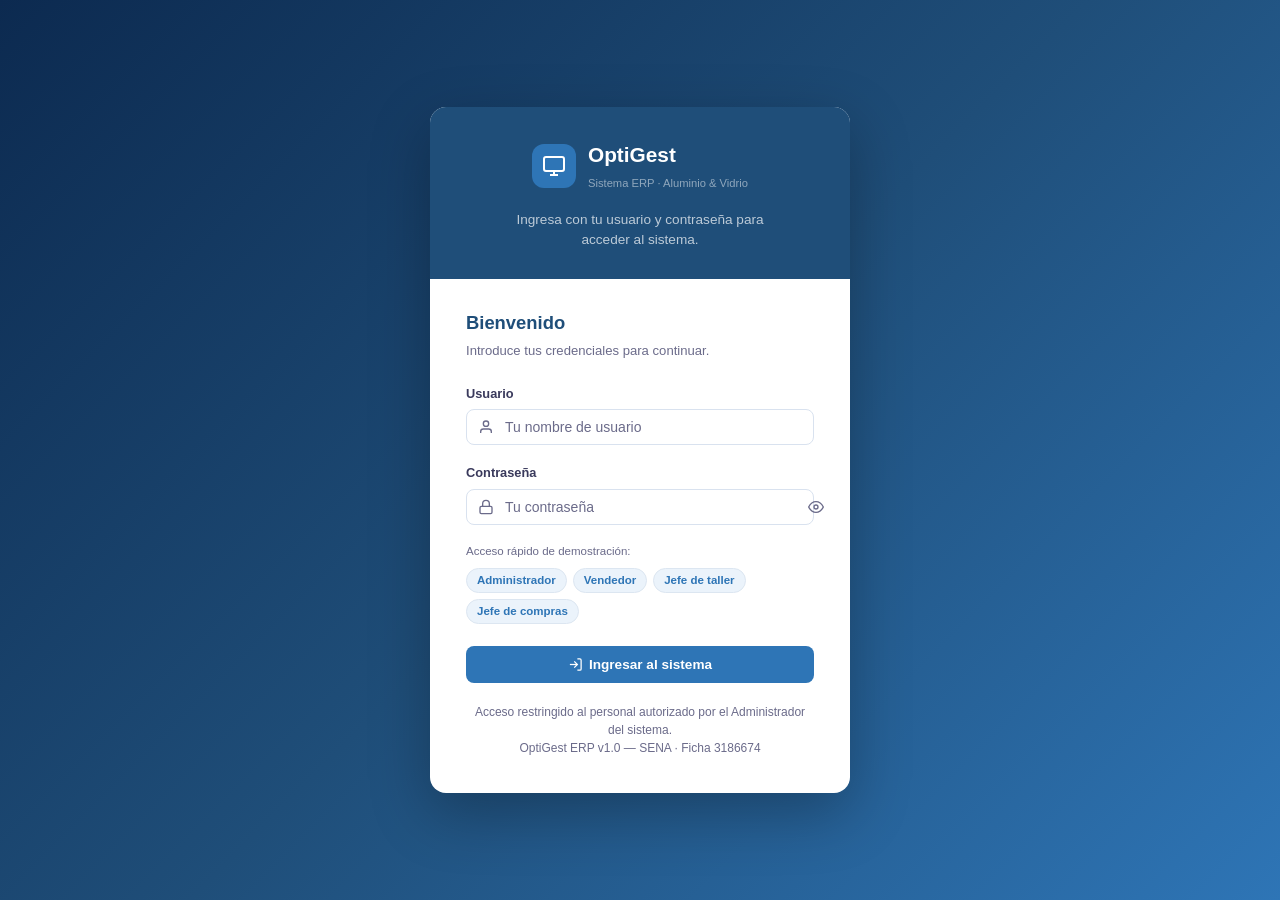
<file: frontend/index.html>
<!DOCTYPE html>
<html lang="es">
<head>
<meta charset="UTF-8">
<meta name="viewport" content="width=device-width, initial-scale=1.0">
<title>OptiGest ERP — Sistema de Gestión</title>
<style>
/* ===================================
   OptiGest ERP — Sistema de Diseño
   Paleta: azul corporativo #1F4E79
   Fuente: Inter (sistema fallback: Arial)
   =================================== */

:root {
  --navy:      #1F4E79;
  --blue:      #2E75B6;
  --blue-lt:   #5B9BD5;
  --blue-pale: #DCE6F1;
  --blue-xlt:  #EBF3FB;
  --teal:      #0F6E56;
  --teal-lt:   #E1F5EE;
  --amber:     #BF7E0A;
  --amber-lt:  #FFF4CD;
  --red:       #C00000;
  --red-lt:    #FCE4E4;
  --ink:       #1A1A2E;
  --ink-2:     #3A3A5C;
  --ink-3:     #6B6B8A;
  --line:      #D9E2EF;
  --bg:        #F5F7FB;
  --white:     #FFFFFF;
  --sidebar-w: 240px;
  --header-h:  60px;
  --radius:    8px;
  --shadow:    0 1px 4px rgba(31,78,121,0.10);
  --shadow-md: 0 4px 16px rgba(31,78,121,0.14);
  --transition: 180ms ease;
}

*, *::before, *::after { box-sizing: border-box; margin: 0; padding: 0; }

html { font-size: 16px; -webkit-text-size-adjust: 100%; }

body {
  font-family: 'Inter', Arial, Helvetica, sans-serif;
  background: var(--bg);
  color: var(--ink);
  line-height: 1.5;
  min-height: 100vh;
}

/* ---- Scrollbar sutil ---- */
::-webkit-scrollbar { width: 6px; height: 6px; }
::-webkit-scrollbar-track { background: transparent; }
::-webkit-scrollbar-thumb { background: var(--blue-pale); border-radius: 3px; }

/* ---- Tipografía ---- */
h1 { font-size: 1.5rem;  font-weight: 700; line-height: 1.2; color: var(--navy); }
h2 { font-size: 1.2rem;  font-weight: 600; line-height: 1.3; color: var(--navy); }
h3 { font-size: 1rem;    font-weight: 600; line-height: 1.4; color: var(--ink);  }
p  { font-size: .9rem;   color: var(--ink-2); }
small { font-size: .78rem; color: var(--ink-3); }

/* ---- Layout principal ---- */
.app-shell {
  display: flex;
  min-height: 100vh;
}

/* ===== SIDEBAR ===== */
.sidebar {
  width: var(--sidebar-w);
  background: var(--navy);
  display: flex;
  flex-direction: column;
  position: fixed;
  top: 0; left: 0;
  height: 100vh;
  z-index: 100;
  transition: transform var(--transition);
}

.sidebar-logo {
  height: var(--header-h);
  display: flex;
  align-items: center;
  gap: 10px;
  padding: 0 20px;
  border-bottom: 1px solid rgba(255,255,255,.12);
}

.sidebar-logo .logo-icon {
  width: 32px; height: 32px;
  background: var(--blue);
  border-radius: 8px;
  display: flex; align-items: center; justify-content: center;
}

.sidebar-logo .logo-icon svg { width: 18px; height: 18px; }

.sidebar-logo span {
  font-size: 1.1rem;
  font-weight: 700;
  color: var(--white);
  letter-spacing: -.3px;
}

.sidebar-logo small {
  font-size: .65rem;
  color: rgba(255,255,255,.5);
  display: block;
  margin-top: -2px;
}

.sidebar-nav {
  flex: 1;
  overflow-y: auto;
  padding: 16px 0;
}

.nav-section-label {
  font-size: .65rem;
  font-weight: 600;
  letter-spacing: .8px;
  color: rgba(255,255,255,.4);
  text-transform: uppercase;
  padding: 16px 20px 6px;
}

.nav-item {
  display: flex;
  align-items: center;
  gap: 10px;
  padding: 10px 20px;
  color: rgba(255,255,255,.72);
  font-size: .875rem;
  font-weight: 500;
  text-decoration: none;
  border-radius: 0;
  transition: background var(--transition), color var(--transition);
  cursor: pointer;
  border: none;
  background: none;
  width: 100%;
  text-align: left;
}

.nav-item svg { width: 18px; height: 18px; flex-shrink: 0; opacity: .8; }

.nav-item:hover {
  background: rgba(255,255,255,.08);
  color: var(--white);
}

.nav-item.active {
  background: var(--blue);
  color: var(--white);
}

.nav-item.active svg { opacity: 1; }

.nav-badge {
  margin-left: auto;
  background: var(--blue-lt);
  color: var(--white);
  font-size: .65rem;
  font-weight: 700;
  padding: 2px 7px;
  border-radius: 999px;
}

.sidebar-user {
  padding: 14px 20px;
  border-top: 1px solid rgba(255,255,255,.12);
  display: flex;
  align-items: center;
  gap: 10px;
}

.avatar {
  width: 34px; height: 34px;
  border-radius: 50%;
  background: var(--blue);
  display: flex; align-items: center; justify-content: center;
  font-size: .8rem;
  font-weight: 700;
  color: var(--white);
  flex-shrink: 0;
}

.sidebar-user .user-info { flex: 1; min-width: 0; }
.sidebar-user .user-name { font-size: .82rem; font-weight: 600; color: var(--white); white-space: nowrap; overflow: hidden; text-overflow: ellipsis; }
.sidebar-user .user-role { font-size: .7rem; color: rgba(255,255,255,.5); }

.sidebar-user .logout-btn {
  background: none; border: none;
  color: rgba(255,255,255,.45);
  cursor: pointer;
  padding: 4px;
  border-radius: 4px;
  transition: color var(--transition);
  display: flex;
}
.sidebar-user .logout-btn:hover { color: var(--white); }
.sidebar-user .logout-btn svg { width: 16px; height: 16px; }

/* ===== MAIN AREA ===== */
.main-area {
  margin-left: var(--sidebar-w);
  flex: 1;
  display: flex;
  flex-direction: column;
  min-height: 100vh;
}

/* ===== TOPBAR ===== */
.topbar {
  height: var(--header-h);
  background: var(--white);
  border-bottom: 1px solid var(--line);
  display: flex;
  align-items: center;
  padding: 0 28px;
  gap: 16px;
  position: sticky;
  top: 0;
  z-index: 50;
}

.topbar-title { font-size: 1rem; font-weight: 600; color: var(--navy); }
.topbar-breadcrumb { font-size: .8rem; color: var(--ink-3); }
.topbar-breadcrumb span { color: var(--blue); }

.topbar-right { margin-left: auto; display: flex; align-items: center; gap: 10px; }

.icon-btn {
  width: 36px; height: 36px;
  border-radius: var(--radius);
  border: 1px solid var(--line);
  background: var(--white);
  display: flex; align-items: center; justify-content: center;
  cursor: pointer;
  transition: border-color var(--transition), background var(--transition);
  position: relative;
}
.icon-btn:hover { border-color: var(--blue-lt); background: var(--blue-xlt); }
.icon-btn svg { width: 17px; height: 17px; color: var(--ink-2); }
.icon-btn .dot {
  position: absolute; top: 6px; right: 6px;
  width: 7px; height: 7px;
  background: var(--red); border-radius: 50%;
  border: 1.5px solid var(--white);
}

/* ===== PAGE CONTENT ===== */
.page-content {
  flex: 1;
  padding: 28px;
}

.page-header {
  display: flex;
  align-items: center;
  justify-content: space-between;
  margin-bottom: 24px;
}

.page-header h1 { font-size: 1.35rem; }
.page-header p   { font-size: .82rem; color: var(--ink-3); margin-top: 2px; }

/* ===== KPI CARDS ===== */
.kpi-grid { display: flex; flex-wrap: wrap; gap: 16px; margin-bottom: 28px; }
.kpi-card { flex: 1; min-width: 200px; }

.kpi-card { flex: 1; min-width: 200px;
  background: var(--white);
  border: 1px solid var(--line);
  border-radius: var(--radius);
  padding: 20px;
  display: flex;
  flex-direction: column;
  gap: 12px;
  box-shadow: var(--shadow);
  transition: box-shadow var(--transition);
}

.kpi-card:hover { box-shadow: var(--shadow-md); }

.kpi-top {
  display: flex;
  align-items: center;
  justify-content: space-between;
}

.kpi-label { font-size: .78rem; font-weight: 600; color: var(--ink-3); }

.kpi-icon {
  width: 36px; height: 36px;
  border-radius: var(--radius);
  display: flex; align-items: center; justify-content: center;
}

.kpi-icon svg { width: 18px; height: 18px; }

.kpi-icon.blue  { background: var(--blue-pale); color: var(--blue); }
.kpi-icon.teal  { background: var(--teal-lt);   color: var(--teal); }
.kpi-icon.amber { background: var(--amber-lt);  color: var(--amber); }
.kpi-icon.navy  { background: var(--blue-pale); color: var(--navy); }

.kpi-value { font-size: 1.65rem; font-weight: 700; color: var(--navy); line-height: 1; }

.kpi-delta {
  font-size: .75rem;
  font-weight: 600;
  display: flex;
  align-items: center;
  gap: 3px;
}
.kpi-delta.up   { color: var(--teal); }
.kpi-delta.down { color: var(--red);  }
.kpi-delta svg  { width: 14px; height: 14px; }

/* ===== CARDS / PANELS ===== */
.card {
  background: var(--white);
  border: 1px solid var(--line);
  border-radius: var(--radius);
  box-shadow: var(--shadow);
}

.card-header {
  padding: 18px 22px 14px;
  border-bottom: 1px solid var(--line);
  display: flex;
  align-items: center;
  justify-content: space-between;
}

.card-header h3 { font-size: .95rem; }

.card-body { padding: 20px 22px; }

/* ===== TABLE ===== */
.data-table {
  width: 100%;
  border-collapse: collapse;
  font-size: .85rem;
}

.data-table th {
  text-align: left;
  padding: 10px 14px;
  background: var(--blue-xlt);
  color: var(--navy);
  font-size: .75rem;
  font-weight: 700;
  text-transform: uppercase;
  letter-spacing: .4px;
  border-bottom: 2px solid var(--blue-pale);
  white-space: nowrap;
}

.data-table td {
  padding: 11px 14px;
  border-bottom: 1px solid var(--line);
  color: var(--ink-2);
  vertical-align: middle;
}

.data-table tr:last-child td { border-bottom: none; }

.data-table tbody tr {
  transition: background var(--transition);
  cursor: default;
}

.data-table tbody tr:hover { background: var(--blue-xlt); }

/* ===== BADGES ===== */
.badge {
  display: inline-flex;
  align-items: center;
  gap: 4px;
  padding: 3px 9px;
  border-radius: 999px;
  font-size: .72rem;
  font-weight: 700;
}

.badge.success { background: var(--teal-lt);  color: var(--teal); }
.badge.warning { background: var(--amber-lt); color: var(--amber); }
.badge.error   { background: var(--red-lt);   color: var(--red);  }
.badge.info    { background: var(--blue-pale); color: var(--blue); }

.badge .dot {
  width: 6px; height: 6px;
  border-radius: 50%;
  background: currentColor;
}

/* ===== BUTTONS ===== */
.btn {
  display: inline-flex;
  align-items: center;
  gap: 6px;
  padding: 8px 16px;
  border-radius: var(--radius);
  font-size: .85rem;
  font-weight: 600;
  cursor: pointer;
  border: none;
  transition: background var(--transition), box-shadow var(--transition), transform 80ms;
  white-space: nowrap;
  text-decoration: none;
}

.btn:active { transform: translateY(1px); }
.btn svg { width: 15px; height: 15px; }

.btn-primary   { background: var(--blue);  color: var(--white); }
.btn-primary:hover   { background: var(--navy); }

.btn-secondary { background: var(--white); color: var(--navy); border: 1px solid var(--line); }
.btn-secondary:hover { background: var(--blue-xlt); border-color: var(--blue-lt); }

.btn-danger    { background: var(--red);   color: var(--white); }
.btn-danger:hover    { background: #9B0000; }

.btn-sm { padding: 5px 12px; font-size: .78rem; }
.btn-icon { padding: 7px; }

/* ===== FORMULARIOS ===== */
.form-group { margin-bottom: 18px; }

.form-label {
  display: block;
  font-size: .8rem;
  font-weight: 600;
  color: var(--ink-2);
  margin-bottom: 6px;
}

.form-control {
  width: 100%;
  padding: 9px 12px;
  border: 1.5px solid var(--line);
  border-radius: var(--radius);
  font-size: .875rem;
  color: var(--ink);
  background: var(--white);
  transition: border-color var(--transition), box-shadow var(--transition);
  outline: none;
  font-family: inherit;
}

.form-control:focus {
  border-color: var(--blue);
  box-shadow: 0 0 0 3px rgba(46,117,182,.15);
}

.form-control::placeholder { color: var(--ink-3); }

.form-control.error { border-color: var(--red); }

.form-hint  { font-size: .74rem; color: var(--ink-3); margin-top: 4px; }
.form-error { font-size: .74rem; color: var(--red);   margin-top: 4px; }

select.form-control { appearance: none; background-image: url("data:image/svg+xml,%3Csvg xmlns='http://www.w3.org/2000/svg' width='12' height='12' viewBox='0 0 24 24' fill='none' stroke='%236B6B8A' stroke-width='2'%3E%3Cpolyline points='6 9 12 15 18 9'/%3E%3C/svg%3E"); background-repeat: no-repeat; background-position: right 12px center; padding-right: 36px; }

/* ===== GRID UTILITARIOS ===== */
.grid-2 { display: flex; gap: 20px; }
.grid-2 > * { flex: 1; min-width: 0; }
.grid-3 { display: flex; gap: 20px; }
.grid-3 > * { flex: 1; min-width: 0; }
.flex   { display: flex; }
.flex-center { display: flex; align-items: center; }
.flex-between { display: flex; align-items: center; justify-content: space-between; }
.gap-8  { gap: 8px; }
.gap-12 { gap: 12px; }
.gap-16 { gap: 16px; }
.gap-20 { gap: 20px; }
.mt-4  { margin-top: 4px; }
.mt-8  { margin-top: 8px; }
.mt-12 { margin-top: 12px; }
.mt-16 { margin-top: 16px; }
.mt-24 { margin-top: 24px; }
.mb-16 { margin-bottom: 16px; }
.mb-20 { margin-bottom: 20px; }
.mb-24 { margin-bottom: 24px; }
.text-right { text-align: right; }

/* ===== MODAL ===== */
.modal-overlay {
  position: fixed; inset: 0;
  background: rgba(10,20,40,.45);
  backdrop-filter: blur(2px);
  display: flex; align-items: center; justify-content: center;
  z-index: 1000;
  opacity: 0; pointer-events: none;
  transition: opacity var(--transition);
}

.modal-overlay.open { opacity: 1; pointer-events: all; }

.modal {
  background: var(--white);
  border-radius: 12px;
  box-shadow: var(--shadow-md);
  width: min(540px, 96vw);
  max-height: 90vh;
  display: flex;
  flex-direction: column;
  transform: translateY(16px);
  transition: transform var(--transition);
}

.modal-overlay.open .modal { transform: translateY(0); }

.modal-header {
  padding: 20px 24px 16px;
  border-bottom: 1px solid var(--line);
  display: flex;
  align-items: center;
  justify-content: space-between;
}

.modal-header h3 { font-size: 1rem; }

.modal-body   { padding: 24px; overflow-y: auto; }
.modal-footer { padding: 16px 24px; border-top: 1px solid var(--line); display: flex; justify-content: flex-end; gap: 10px; }

/* ===== TOAST ===== */
.toast-container {
  position: fixed;
  bottom: 24px; right: 24px;
  display: flex;
  flex-direction: column;
  gap: 10px;
  z-index: 2000;
}

.toast {
  display: flex;
  align-items: center;
  gap: 10px;
  padding: 12px 16px;
  border-radius: var(--radius);
  background: var(--white);
  box-shadow: 0 4px 20px rgba(0,0,0,.18);
  font-size: .85rem;
  font-weight: 500;
  min-width: 280px;
  border-left: 4px solid var(--blue);
  animation: slideIn .22s ease;
}

.toast.success { border-color: var(--teal); }
.toast.error   { border-color: var(--red); }
.toast.warning { border-color: var(--amber); }
.toast svg     { width: 18px; height: 18px; flex-shrink: 0; }
.toast.success svg { color: var(--teal); }
.toast.error   svg { color: var(--red); }
.toast.warning svg { color: var(--amber); }

@keyframes slideIn {
  from { opacity:0; transform: translateX(24px); }
  to   { opacity:1; transform: translateX(0); }
}

/* ===== CHART PLACEHOLDERS ===== */
.chart-area {
  height: 220px;
  background: var(--blue-xlt);
  border-radius: var(--radius);
  display: flex;
  align-items: center;
  justify-content: center;
  position: relative;
  overflow: hidden;
}

/* ===== EMPTY STATE ===== */
.empty-state {
  padding: 48px 24px;
  text-align: center;
}
.empty-state svg { width: 48px; height: 48px; color: var(--blue-pale); margin-bottom: 12px; }
.empty-state h3  { font-size: .95rem; color: var(--ink-3); font-weight: 500; }

/* ===== SEARCH + FILTER BAR ===== */
.toolbar {
  display: flex;
  align-items: center;
  gap: 10px;
  margin-bottom: 18px;
}

.search-box {
  position: relative;
  flex: 1;
  max-width: 320px;
}

.search-box svg {
  position: absolute; left: 10px; top: 50%;
  transform: translateY(-50%);
  width: 16px; height: 16px;
  color: var(--ink-3);
  pointer-events: none;
}

.search-box input {
  padding-left: 34px;
  width: 100%;
}

/* ===== PAGINATION ===== */
.pagination {
  display: flex;
  align-items: center;
  gap: 4px;
  justify-content: flex-end;
  margin-top: 16px;
}

.page-btn {
  min-width: 32px; height: 32px;
  border-radius: 6px;
  border: 1px solid var(--line);
  background: var(--white);
  font-size: .8rem;
  font-weight: 600;
  color: var(--ink-2);
  display: flex; align-items: center; justify-content: center;
  cursor: pointer;
  transition: background var(--transition), border-color var(--transition);
}

.page-btn:hover { background: var(--blue-xlt); border-color: var(--blue-lt); }
.page-btn.active { background: var(--blue); border-color: var(--blue); color: var(--white); }

/* ===== SIDEBAR MOBILE TOGGLE ===== */
.mobile-toggle {
  display: none;
  background: none; border: none;
  cursor: pointer;
  padding: 4px;
}
.mobile-toggle svg { width: 22px; height: 22px; color: var(--navy); }

/* ===== RESPONSIVE ===== */
@media (max-width: 900px) {
  :root { --sidebar-w: 0px; }
  .sidebar { transform: translateX(-240px); }
  .sidebar.open { transform: translateX(0); --sidebar-w: 240px; width: 240px; }
  .main-area { margin-left: 0; }
  .kpi-grid { display: flex; flex-wrap: wrap; gap: 16px; margin-bottom: 28px; }
  .grid-2, .grid-3 { display: flex; gap: 20px; }
  .mobile-toggle { display: flex; }
}

@media (max-width: 540px) {
  .kpi-grid { display: flex; flex-wrap: wrap; gap: 16px; margin-bottom: 28px; }
  .page-content { padding: 16px; }
}

@media (prefers-reduced-motion: reduce) {
  *, *::before, *::after { transition: none !important; animation: none !important; }
}

</style>
<script>
/* Chart.js shim offline — OptiGest */
(function(global){
'use strict';
function Chart(canvas,cfg){
  this.canvas=canvas; this.cfg=cfg;
  this._draw();
}
Chart.prototype._draw=function(){
  var c=this.canvas,ctx=c.getContext('2d'),d=this.cfg.data,t=this.cfg.type,opts=(this.cfg.options||{});
  var W=c.width=c.offsetWidth||c.width||500,H=c.height=c.offsetHeight||c.height||220;
  ctx.clearRect(0,0,W,H);
  var pad={top:20,right:20,bottom:46,left:54};
  var pw=W-pad.left-pad.right, ph=H-pad.top-pad.bottom;
  var sets=d.datasets, labels=d.labels||[];
  var allVals=sets.reduce(function(a,s){return a.concat(s.data||s.points&&s.points.map(function(p){return p.y;})||[]);},[]); 
  var mn=0, mx=Math.max.apply(null,allVals)*1.12||100;
  /* grid */
  ctx.strokeStyle='rgba(31,78,121,0.08)'; ctx.lineWidth=1;
  var steps=4;
  for(var i=0;i<=steps;i++){
    var y=pad.top+ph*(1-i/steps);
    ctx.beginPath(); ctx.moveTo(pad.left,y); ctx.lineTo(pad.left+pw,y); ctx.stroke();
    ctx.fillStyle='#6B6B8A'; ctx.font='10px Arial'; ctx.textAlign='right';
    var val=(mn+(mx-mn)*i/steps);
    var lbl=opts.scales&&opts.scales.y&&opts.scales.y.ticks&&opts.scales.y.ticks.callback?opts.scales.y.ticks.callback(val.toFixed(0)):val.toFixed(0);
    ctx.fillText(lbl,pad.left-6,y+4);
  }
  /* x labels */
  ctx.fillStyle='#6B6B8A'; ctx.font='10px Arial'; ctx.textAlign='center';
  labels.forEach(function(l,i){
    var x=pad.left+(i+0.5)*(pw/labels.length);
    ctx.fillText(l,x,H-pad.bottom+16);
  });
  /* bars */
  if(t==='bar'){
    var grp=sets.length, bw=pw/labels.length/grp*0.7, gap=pw/labels.length/grp*0.3/2;
    sets.forEach(function(s,si){
      ctx.fillStyle=s.backgroundColor||'#2E75B6';
      (s.data||[]).forEach(function(v,i){
        var x=pad.left+i*(pw/labels.length)+si*(bw+gap)+gap;
        var bh=(v-mn)/(mx-mn)*ph;
        var r=Math.min(3,bw/3);
        var bx=x,by=pad.top+ph-bh,bW=bw;
        ctx.beginPath();
        ctx.moveTo(bx+r,by);ctx.lineTo(bx+bW-r,by);ctx.quadraticCurveTo(bx+bW,by,bx+bW,by+r);
        ctx.lineTo(bx+bW,by+bh);ctx.lineTo(bx,by+bh);ctx.lineTo(bx,by+r);
        ctx.quadraticCurveTo(bx,by,bx+r,by);ctx.closePath();ctx.fill();
      });
    });
  }
  /* line */
  if(t==='line'){
    sets.forEach(function(s){
      var pts=(s.data||[]).map(function(v,i){return{x:pad.left+(i+0.5)*(pw/labels.length),y:pad.top+ph-(v-mn)/(mx-mn)*ph};}).filter(function(p){return !isNaN(p.y)&&isFinite(p.y);});
      if(!pts.length)return;
      if(s.fill&&s.backgroundColor){
        ctx.beginPath();
        ctx.moveTo(pts[0].x,pad.top+ph);
        pts.forEach(function(p){ctx.lineTo(p.x,p.y);});
        ctx.lineTo(pts[pts.length-1].x,pad.top+ph);
        ctx.closePath();ctx.fillStyle=s.backgroundColor;ctx.fill();
      }
      ctx.beginPath(); ctx.strokeStyle=s.borderColor||'#2E75B6'; ctx.lineWidth=2;
      if(s.borderDash)ctx.setLineDash(s.borderDash); else ctx.setLineDash([]);
      pts.forEach(function(p,i){i===0?ctx.moveTo(p.x,p.y):ctx.lineTo(p.x,p.y);});
      ctx.stroke(); ctx.setLineDash([]);
      if((s.pointRadius||0)>0){
        pts.forEach(function(p){ctx.beginPath();ctx.arc(p.x,p.y,3,0,Math.PI*2);ctx.fillStyle=s.borderColor||'#2E75B6';ctx.fill();});
      }
    });
  }
  /* legend */
  if(sets.length>1&&opts.plugins&&opts.plugins.legend&&opts.plugins.legend.labels){
    var lx=pad.left, ly=H-8;
    sets.forEach(function(s){
      ctx.fillStyle=s.borderColor||s.backgroundColor||'#888'; ctx.fillRect(lx,ly-7,12,8);
      ctx.fillStyle='#6B6B8A'; ctx.font='10px Arial'; ctx.textAlign='left';
      ctx.fillText(s.label||'',lx+15,ly); lx+=ctx.measureText(s.label||'').width+36;
    });
  }
};
global.Chart=Chart;
})(window);

</script>
<script>
/* Guard de sesión — sin login válido no se puede ver el index.
   Acepta la sesión por querystring (?user=...) o por sessionStorage,
   porque al abrir los archivos con doble clic (file://) el navegador
   puede no compartir sessionStorage entre login.html e index.html. */
(function(){
  function sessionFromQuery(){
    var p = new URLSearchParams(window.location.search);
    var u = p.get('user');
    if (!u) return null;
    return {
      username: u,
      name: p.get('name') || u,
      role: p.get('role') || 'Usuario',
      initials: p.get('initials') || u.slice(0,2).toUpperCase()
    };
  }
  function sessionFromStorage(){
    try {
      var raw = sessionStorage.getItem('optigest_session');
      return raw ? JSON.parse(raw) : null;
    } catch (e) { return null; }
  }

  var session = sessionFromQuery() || sessionFromStorage();
  if (!session) {
    window.location.replace('login.html');
    return;
  }
  window.__OPTIGEST_SESSION__ = session;
  try { sessionStorage.setItem('optigest_session', JSON.stringify(session)); } catch (e) {}
})();
</script>
</head>
<body>
<div class="app-shell">

  <!-- SIDEBAR -->
  <aside class="sidebar" id="sidebar" role="navigation" aria-label="Menú principal">
    <div class="sidebar-logo">
      <div class="logo-icon">
        <svg viewBox="0 0 24 24" fill="none" stroke="white" stroke-width="2.5"><rect x="2" y="3" width="20" height="14" rx="2"/><path d="M8 21h8M12 17v4"/></svg>
      </div>
      <div>
        <span>OptiGest</span>
        <small>ERP Aluminio &amp; Vidrio</small>
      </div>
    </div>
    <nav class="sidebar-nav">
      <div class="nav-section-label">Principal</div>
      <button class="nav-item" data-page="dashboard">
        <svg viewBox="0 0 24 24" fill="none" stroke="currentColor" stroke-width="2"><rect x="3" y="3" width="7" height="7"/><rect x="14" y="3" width="7" height="7"/><rect x="3" y="14" width="7" height="7"/><rect x="14" y="14" width="7" height="7"/></svg>
        Dashboard
      </button>
      <div class="nav-section-label">Módulos</div>
      <button class="nav-item" data-page="usuarios">
        <svg viewBox="0 0 24 24" fill="none" stroke="currentColor" stroke-width="2"><path d="M17 21v-2a4 4 0 0 0-4-4H5a4 4 0 0 0-4 4v2"/><circle cx="9" cy="7" r="4"/><path d="M23 21v-2a4 4 0 0 0-3-3.87"/><path d="M16 3.13a4 4 0 0 1 0 7.75"/></svg>
        Usuarios
      </button>
      <button class="nav-item" data-page="ventas">
        <svg viewBox="0 0 24 24" fill="none" stroke="currentColor" stroke-width="2"><line x1="12" y1="1" x2="12" y2="23"/><path d="M17 5H9.5a3.5 3.5 0 0 0 0 7h5a3.5 3.5 0 0 1 0 7H6"/></svg>
        Ventas
      </button>
      <button class="nav-item" data-page="produccion">
        <svg viewBox="0 0 24 24" fill="none" stroke="currentColor" stroke-width="2"><path d="M2 20h.01M7 20v-4"/><path d="M12 20v-8"/><path d="M17 20v-2"/><path d="M22 20v-12"/></svg>
        Producción
      </button>
      <button class="nav-item" data-page="compras">
        <svg viewBox="0 0 24 24" fill="none" stroke="currentColor" stroke-width="2"><circle cx="9" cy="21" r="1"/><circle cx="20" cy="21" r="1"/><path d="M1 1h4l2.68 13.39a2 2 0 0 0 2 1.61h9.72a2 2 0 0 0 2-1.61L23 6H6"/></svg>
        Compras
        <span class="nav-badge">3</span>
      </button>
      <button class="nav-item" data-page="proveedores">
        <svg viewBox="0 0 24 24" fill="none" stroke="currentColor" stroke-width="2"><path d="M21 16V8a2 2 0 0 0-1-1.73l-7-4a2 2 0 0 0-2 0l-7 4A2 2 0 0 0 3 8v8a2 2 0 0 0 1 1.73l7 4a2 2 0 0 0 2 0l7-4A2 2 0 0 0 21 16z"/></svg>
        Proveedores
      </button>
    </nav>
    <div class="sidebar-user">
      <div class="avatar" id="sidebar-avatar">IO</div>
      <div class="user-info">
        <div class="user-name" id="sidebar-name">Isaac Ospino</div>
        <div class="user-role" id="sidebar-role">Administrador</div>
      </div>
      <button class="logout-btn" title="Cerrar sesión" onclick="sessionStorage.removeItem('optigest_session'); window.location.href='login.html'">
        <svg viewBox="0 0 24 24" fill="none" stroke="currentColor" stroke-width="2"><path d="M9 21H5a2 2 0 0 1-2-2V5a2 2 0 0 1 2-2h4"/><polyline points="16 17 21 12 16 7"/><line x1="21" y1="12" x2="9" y2="12"/></svg>
      </button>
    </div>
  </aside>

  <!-- MAIN -->
  <div class="main-area">
    <header class="topbar">
      <button class="mobile-toggle" id="mobile-toggle" aria-label="Abrir menú">
        <svg viewBox="0 0 24 24" fill="none" stroke="currentColor" stroke-width="2"><line x1="3" y1="6" x2="21" y2="6"/><line x1="3" y1="12" x2="21" y2="12"/><line x1="3" y1="18" x2="21" y2="18"/></svg>
      </button>
      <div>
        <div class="topbar-title" id="topbar-title">Dashboard</div>
        <div class="topbar-breadcrumb" id="topbar-breadcrumb"></div>
      </div>
      <div class="topbar-right">
        <button class="icon-btn" title="Notificaciones">
          <svg viewBox="0 0 24 24" fill="none" stroke="currentColor" stroke-width="2"><path d="M18 8A6 6 0 0 0 6 8c0 7-3 9-3 9h18s-3-2-3-9"/><path d="M13.73 21a2 2 0 0 1-3.46 0"/></svg>
          <span class="dot"></span>
        </button>
        <button class="icon-btn" title="Configuración">
          <svg viewBox="0 0 24 24" fill="none" stroke="currentColor" stroke-width="2"><circle cx="12" cy="12" r="3"/><path d="M19.4 15a1.65 1.65 0 0 0 .33 1.82l.06.06a2 2 0 0 1-2.83 2.83l-.06-.06a1.65 1.65 0 0 0-1.82-.33 1.65 1.65 0 0 0-1 1.51V21a2 2 0 0 1-4 0v-.09A1.65 1.65 0 0 0 9 19.4a1.65 1.65 0 0 0-1.82.33l-.06.06a2 2 0 0 1-2.83-2.83l.06-.06A1.65 1.65 0 0 0 4.68 15a1.65 1.65 0 0 0-1.51-1H3a2 2 0 0 1 0-4h.09A1.65 1.65 0 0 0 4.6 9a1.65 1.65 0 0 0-.33-1.82l-.06-.06a2 2 0 0 1 2.83-2.83l.06.06A1.65 1.65 0 0 0 9 4.68a1.65 1.65 0 0 0 1-1.51V3a2 2 0 0 1 4 0v.09a1.65 1.65 0 0 0 1 1.51 1.65 1.65 0 0 0 1.82-.33l.06-.06a2 2 0 0 1 2.83 2.83l-.06.06A1.65 1.65 0 0 0 19.4 9a1.65 1.65 0 0 0 1.51 1H21a2 2 0 0 1 0 4h-.09a1.65 1.65 0 0 0-1.51 1z"/></svg>
        </button>
      </div>
    </header>

    <!-- PAGE: DASHBOARD -->
    <main class="page-content page-section" id="page-dashboard">
      <div class="page-header">
        <div><h1>Dashboard</h1><p>Resumen operativo · Junio 2026</p></div>
        <button class="btn btn-secondary btn-sm">
          <svg viewBox="0 0 24 24" fill="none" stroke="currentColor" stroke-width="2"><path d="M21 15v4a2 2 0 0 1-2 2H5a2 2 0 0 1-2-2v-4"/><polyline points="7 10 12 15 17 10"/><line x1="12" y1="15" x2="12" y2="3"/></svg>
          Exportar
        </button>
      </div>
      <div class="kpi-grid">
        <div class="kpi-card">
          <div class="kpi-top"><span class="kpi-label">Ventas del mes</span><div class="kpi-icon blue"><svg viewBox="0 0 24 24" fill="none" stroke="currentColor" stroke-width="2"><line x1="12" y1="1" x2="12" y2="23"/><path d="M17 5H9.5a3.5 3.5 0 0 0 0 7h5a3.5 3.5 0 0 1 0 7H6"/></svg></div></div>
          <div class="kpi-value">$26M</div>
          <div class="kpi-delta up"><svg viewBox="0 0 24 24" fill="none" stroke="currentColor" stroke-width="2.5"><polyline points="18 15 12 9 6 15"/></svg>+12% vs. mayo</div>
        </div>
        <div class="kpi-card">
          <div class="kpi-top"><span class="kpi-label">Pedidos pendientes</span><div class="kpi-icon amber"><svg viewBox="0 0 24 24" fill="none" stroke="currentColor" stroke-width="2"><circle cx="9" cy="21" r="1"/><circle cx="20" cy="21" r="1"/><path d="M1 1h4l2.68 13.39a2 2 0 0 0 2 1.61h9.72a2 2 0 0 0 2-1.61L23 6H6"/></svg></div></div>
          <div class="kpi-value">3</div>
          <div class="kpi-delta down"><svg viewBox="0 0 24 24" fill="none" stroke="currentColor" stroke-width="2.5"><polyline points="6 9 12 15 18 9"/></svg>Requieren atención</div>
        </div>
        <div class="kpi-card">
          <div class="kpi-top"><span class="kpi-label">Meta producción</span><div class="kpi-icon teal"><svg viewBox="0 0 24 24" fill="none" stroke="currentColor" stroke-width="2"><path d="M22 11.08V12a10 10 0 1 1-5.93-9.14"/><polyline points="22 4 12 14.01 9 11.01"/></svg></div></div>
          <div class="kpi-value">75%</div>
          <div style="margin-top:6px;"><div style="height:6px;background:var(--line);border-radius:999px;overflow:hidden;"><div id="meta-pct-bar" style="height:100%;border-radius:999px;transition:width .6s ease;"></div></div></div>
        </div>
        <div class="kpi-card">
          <div class="kpi-top"><span class="kpi-label">Usuarios activos</span><div class="kpi-icon navy"><svg viewBox="0 0 24 24" fill="none" stroke="currentColor" stroke-width="2"><path d="M17 21v-2a4 4 0 0 0-4-4H5a4 4 0 0 0-4 4v2"/><circle cx="9" cy="7" r="4"/><path d="M23 21v-2a4 4 0 0 0-3-3.87"/><path d="M16 3.13a4 4 0 0 1 0 7.75"/></svg></div></div>
          <div class="kpi-value">4 / 5</div>
          <div class="kpi-delta up"><svg viewBox="0 0 24 24" fill="none" stroke="currentColor" stroke-width="2.5"><polyline points="18 15 12 9 6 15"/></svg>1 inactivo</div>
        </div>
      </div>
      <div class="grid-2 mb-24">
        <div class="card"><div class="card-header"><h3>Ventas — últimas 6 semanas</h3><span class="badge info">Actualizado hoy</span></div><div class="card-body"><canvas id="chart-ventas" height="200"></canvas></div></div>
        <div class="card"><div class="card-header"><h3>Producción semanal</h3><span class="badge info">Meta: 120–130 u.</span></div><div class="card-body"><canvas id="chart-prod" height="200"></canvas></div></div>
      </div>
      <div class="card">
        <div class="card-header"><h3>Últimas ventas registradas</h3><button class="btn btn-secondary btn-sm" onclick="navigate('ventas')">Ver todas</button></div>
        <div style="overflow-x:auto;"><table class="data-table"><thead><tr><th>#</th><th>Fecha</th><th>Cliente</th><th>Total</th><th>Estado</th></tr></thead><tbody id="dash-ventas-body"></tbody></table></div>
      </div>
    </main>

    <!-- PAGE: USUARIOS -->
    <main class="page-content page-section" id="page-usuarios" style="display:none;">
      <div class="page-header">
        <div><h1>Gestión de Usuarios</h1><p>Crear, editar y eliminar usuarios del sistema (RF-01 a RF-05).</p></div>
        <button class="btn btn-primary" onclick="openModal('modal-nuevo-usuario')">
          <svg viewBox="0 0 24 24" fill="none" stroke="currentColor" stroke-width="2"><line x1="12" y1="5" x2="12" y2="19"/><line x1="5" y1="12" x2="19" y2="12"/></svg>
          Nuevo usuario
        </button>
      </div>
      <div class="card">
        <div class="card-header">
          <h3>Usuarios registrados</h3>
          <div class="toolbar" style="margin:0;">
            <div class="search-box"><svg viewBox="0 0 24 24" fill="none" stroke="currentColor" stroke-width="2"><circle cx="11" cy="11" r="8"/><line x1="21" y1="21" x2="16.65" y2="16.65"/></svg><input type="text" class="form-control" placeholder="Buscar usuario…" id="search-usuarios" oninput="filterTable('search-usuarios','usuarios-table')" style="height:34px;font-size:.82rem;"></div>
            <select class="form-control" style="width:auto;height:34px;font-size:.82rem;"><option>Todos los roles</option><option>Administrador</option><option>Vendedor</option><option>Jefe de taller</option><option>Jefe de compras</option><option>Contador</option><option>Bodega</option></select>
          </div>
        </div>
        <div style="overflow-x:auto;"><table class="data-table" id="usuarios-table"><thead><tr><th>ID</th><th>Nombre</th><th>Usuario</th><th>Correo</th><th>Rol</th><th>Estado</th><th>Acciones</th></tr></thead><tbody id="usuarios-body"></tbody></table></div>
        <div class="card-body" style="padding:12px 22px;"><div class="pagination"><button class="page-btn active">1</button><button class="page-btn">2</button><button class="page-btn">›</button></div></div>
      </div>
    </main>

    <!-- PAGE: VENTAS -->
    <main class="page-content page-section" id="page-ventas" style="display:none;">
      <div class="page-header">
        <div><h1>Reportes de Ventas</h1><p>Filtra ventas por rango de fechas y exporta el reporte (RF-06).</p></div>
        <div class="flex gap-8">
          <button class="btn btn-secondary btn-sm" onclick="toast('Reporte exportado en PDF.','success')"><svg viewBox="0 0 24 24" fill="none" stroke="currentColor" stroke-width="2"><path d="M14 2H6a2 2 0 0 0-2 2v16a2 2 0 0 0 2 2h12a2 2 0 0 0 2-2V8z"/><polyline points="14 2 14 8 20 8"/></svg>PDF</button>
          <button class="btn btn-secondary btn-sm" onclick="toast('Reporte exportado en Excel.','success')"><svg viewBox="0 0 24 24" fill="none" stroke="currentColor" stroke-width="2"><rect x="3" y="3" width="18" height="18" rx="2"/><path d="M3 9h18M3 15h18M9 3v18"/></svg>Excel</button>
        </div>
      </div>
      <div class="card mb-20">
        <div class="card-header"><h3>Filtrar por rango de fechas</h3></div>
        <div class="card-body">
          <div class="grid-3" style="align-items:flex-end;gap:14px;">
            <div class="form-group" style="margin:0;"><label class="form-label">Fecha inicio</label><input type="date" class="form-control" id="fecha-inicio" value="2026-06-01"></div>
            <div class="form-group" style="margin:0;"><label class="form-label">Fecha fin</label><input type="date" class="form-control" id="fecha-fin" value="2026-06-30"></div>
            <button class="btn btn-primary" onclick="toast('Reporte generado correctamente.','success')"><svg viewBox="0 0 24 24" fill="none" stroke="currentColor" stroke-width="2"><circle cx="11" cy="11" r="8"/><line x1="21" y1="21" x2="16.65" y2="16.65"/></svg>Generar reporte</button>
          </div>
        </div>
      </div>
      <div class="flex gap-16 mb-20">
        <div class="kpi-card" style="flex:1;"><div class="kpi-top"><span class="kpi-label">Total acumulado</span></div><div class="kpi-value">$27.060.000</div><small>5 ventas en el período</small></div>
        <div class="kpi-card" style="flex:1;"><div class="kpi-top"><span class="kpi-label">Completadas</span></div><div class="kpi-value">3</div><small>2 pendientes de pago</small></div>
        <div class="kpi-card" style="flex:1;"><div class="kpi-top"><span class="kpi-label">Promedio por venta</span></div><div class="kpi-value">$5.4M</div><small>Rango: $980 K – $12.4 M</small></div>
      </div>
      <div class="card">
        <div class="card-header"><h3>Detalle de ventas</h3><div class="search-box"><svg viewBox="0 0 24 24" fill="none" stroke="currentColor" stroke-width="2"><circle cx="11" cy="11" r="8"/><line x1="21" y1="21" x2="16.65" y2="16.65"/></svg><input type="text" class="form-control" placeholder="Buscar…" id="search-ventas" oninput="filterTable('search-ventas','ventas-table')" style="height:34px;font-size:.82rem;"></div></div>
        <div style="overflow-x:auto;"><table class="data-table" id="ventas-table"><thead><tr><th>ID</th><th>Fecha</th><th>Cliente</th><th>Total</th><th>Estado</th><th>Acción</th></tr></thead><tbody id="ventas-body"></tbody></table></div>
      </div>
    </main>

    <!-- PAGE: PRODUCCIÓN -->
    <main class="page-content page-section" id="page-produccion" style="display:none;">
      <div class="page-header">
        <div><h1>Producción</h1><p>Seguimiento del producido semanal frente a las metas (RF-07, RF-09).</p></div>
        <button class="btn btn-secondary btn-sm" onclick="toast('Reporte de producción exportado.','success')"><svg viewBox="0 0 24 24" fill="none" stroke="currentColor" stroke-width="2"><path d="M21 15v4a2 2 0 0 1-2 2H5a2 2 0 0 1-2-2v-4"/><polyline points="7 10 12 15 17 10"/><line x1="12" y1="15" x2="12" y2="3"/></svg>Exportar PDF</button>
      </div>
      <div class="card mb-24"><div class="card-header"><h3>Cumplimiento semanal</h3></div><div class="card-body"><div id="prod-semanas"></div></div></div>
      <div class="card"><div class="card-header"><h3>Tendencia mensual</h3></div><div class="card-body"><canvas id="chart-prod-mensual" height="180"></canvas></div></div>
    </main>

    <!-- PAGE: COMPRAS -->
    <main class="page-content page-section" id="page-compras" style="display:none;">
      <div class="page-header">
        <div><h1>Registro de Compras</h1><p>Registra adquisiciones y actualiza el inventario (RF-08, RF-11).</p></div>
        <button class="btn btn-primary" onclick="openModal('modal-nueva-compra')"><svg viewBox="0 0 24 24" fill="none" stroke="currentColor" stroke-width="2"><line x1="12" y1="5" x2="12" y2="19"/><line x1="5" y1="12" x2="19" y2="12"/></svg>Registrar compra</button>
      </div>
      <div class="card">
        <div class="card-header"><h3>Historial de compras</h3><div class="search-box"><svg viewBox="0 0 24 24" fill="none" stroke="currentColor" stroke-width="2"><circle cx="11" cy="11" r="8"/><line x1="21" y1="21" x2="16.65" y2="16.65"/></svg><input type="text" class="form-control" placeholder="Buscar compra…" id="search-compras" oninput="filterTable('search-compras','compras-table')" style="height:34px;font-size:.82rem;"></div></div>
        <div style="overflow-x:auto;"><table class="data-table" id="compras-table"><thead><tr><th>ID</th><th>Fecha</th><th>Proveedor</th><th>Productos</th><th>Total</th><th>Estado</th></tr></thead><tbody id="compras-body"></tbody></table></div>
      </div>
    </main>

    <!-- PAGE: PROVEEDORES -->
    <main class="page-content page-section" id="page-proveedores" style="display:none;">
      <div class="page-header">
        <div><h1>Proveedores</h1><p>Gestión y reportes de pedidos a proveedores (RF-10).</p></div>
        <button class="btn btn-primary" onclick="toast('Formulario de proveedor abierto.','info')"><svg viewBox="0 0 24 24" fill="none" stroke="currentColor" stroke-width="2"><line x1="12" y1="5" x2="12" y2="19"/><line x1="5" y1="12" x2="19" y2="12"/></svg>Nuevo proveedor</button>
      </div>
      <div class="card">
        <div class="card-header"><h3>Directorio de proveedores</h3><div class="search-box"><svg viewBox="0 0 24 24" fill="none" stroke="currentColor" stroke-width="2"><circle cx="11" cy="11" r="8"/><line x1="21" y1="21" x2="16.65" y2="16.65"/></svg><input type="text" class="form-control" placeholder="Buscar proveedor…" id="search-prov" oninput="filterTable('search-prov','prov-table')" style="height:34px;font-size:.82rem;"></div></div>
        <div style="overflow-x:auto;"><table class="data-table" id="prov-table"><thead><tr><th>ID</th><th>Empresa</th><th>Contacto</th><th>Teléfono</th><th>Email</th><th>Estado</th><th>Acciones</th></tr></thead><tbody id="proveedores-body"></tbody></table></div>
      </div>
    </main>

  </div>
</div>

<!-- MODAL: NUEVO USUARIO -->
<div class="modal-overlay" id="modal-nuevo-usuario" role="dialog" aria-modal="true">
  <div class="modal">
    <div class="modal-header"><h3>Crear nuevo usuario</h3><button class="btn btn-secondary btn-icon" onclick="closeModal('modal-nuevo-usuario')"><svg viewBox="0 0 24 24" fill="none" stroke="currentColor" stroke-width="2"><line x1="18" y1="6" x2="6" y2="18"/><line x1="6" y1="6" x2="18" y2="18"/></svg></button></div>
    <div class="modal-body">
      <div class="grid-2">
        <div class="form-group"><label class="form-label" for="nu-nombre">Nombre completo *</label><input type="text" id="nu-nombre" class="form-control" placeholder="Ej. María López"><span class="form-error" id="nu-nombre-error"></span></div>
        <div class="form-group"><label class="form-label" for="nu-usuario">Nombre de usuario *</label><input type="text" id="nu-usuario" class="form-control" placeholder="Ej. mlopez"><span class="form-error" id="nu-usuario-error"></span></div>
      </div>
      <div class="form-group"><label class="form-label" for="nu-correo">Correo electrónico *</label><input type="email" id="nu-correo" class="form-control" placeholder="correo@empresa.co"><span class="form-error" id="nu-correo-error"></span></div>
      <div class="grid-2">
        <div class="form-group"><label class="form-label" for="nu-clave">Contraseña *</label><input type="password" id="nu-clave" class="form-control" placeholder="Mínimo 8 caracteres"><span class="form-error" id="nu-clave-error"></span></div>
        <div class="form-group"><label class="form-label" for="nu-celular">Celular</label><input type="tel" id="nu-celular" class="form-control" placeholder="3XXXXXXXXX"></div>
      </div>
      <div class="form-group"><label class="form-label" for="nu-rol">Rol *</label><select id="nu-rol" class="form-control"><option value="">Selecciona un rol</option><option>Administrador</option><option>Vendedor</option><option>Jefe de taller</option><option>Jefe de compras</option><option>Contador</option><option>Bodega</option></select><span class="form-error" id="nu-rol-error"></span></div>
    </div>
    <div class="modal-footer"><button class="btn btn-secondary" onclick="closeModal('modal-nuevo-usuario')">Cancelar</button><button class="btn btn-primary" onclick="guardarUsuario()">Guardar usuario</button></div>
  </div>
</div>

<!-- MODAL: NUEVA COMPRA -->
<div class="modal-overlay" id="modal-nueva-compra" role="dialog" aria-modal="true">
  <div class="modal">
    <div class="modal-header"><h3>Registrar compra</h3><button class="btn btn-secondary btn-icon" onclick="closeModal('modal-nueva-compra')"><svg viewBox="0 0 24 24" fill="none" stroke="currentColor" stroke-width="2"><line x1="18" y1="6" x2="6" y2="18"/><line x1="6" y1="6" x2="18" y2="18"/></svg></button></div>
    <div class="modal-body">
      <div class="form-group"><label class="form-label" for="nc-proveedor">Proveedor *</label><select id="nc-proveedor" class="form-control"><option value="">Selecciona un proveedor</option><option>Aluminios del Caribe S.A.</option><option>Vidrex Colombia Ltda.</option><option>Herrajes &amp; Accesorios SAS</option><option>Termovid S.A.</option></select><span class="form-error" id="nc-proveedor-error"></span></div>
      <div class="form-group"><label class="form-label" for="nc-productos">Productos adquiridos *</label><input type="text" id="nc-productos" class="form-control" placeholder="Ej. Perfil 10×5 cm, Vidrio 6 mm"><span class="form-error" id="nc-productos-error"></span></div>
      <div class="grid-2">
        <div class="form-group"><label class="form-label" for="nc-total">Total (COP) *</label><input type="number" id="nc-total" class="form-control" placeholder="Ej. 3100000"><span class="form-error" id="nc-total-error"></span></div>
        <div class="form-group"><label class="form-label" for="nc-fecha">Fecha de compra *</label><input type="date" id="nc-fecha" class="form-control"><span class="form-error" id="nc-fecha-error"></span></div>
      </div>
    </div>
    <div class="modal-footer"><button class="btn btn-secondary" onclick="closeModal('modal-nueva-compra')">Cancelar</button><button class="btn btn-primary" onclick="guardarCompra()">Registrar compra</button></div>
  </div>
</div>

<!-- MODAL: CONFIRMAR ELIMINAR -->
<div class="modal-overlay" id="modal-confirmar" role="dialog" aria-modal="true">
  <div class="modal" style="max-width:400px;">
    <div class="modal-header"><h3>Confirmar eliminación</h3><button class="btn btn-secondary btn-icon" onclick="closeModal('modal-confirmar')"><svg viewBox="0 0 24 24" fill="none" stroke="currentColor" stroke-width="2"><line x1="18" y1="6" x2="6" y2="18"/><line x1="6" y1="6" x2="18" y2="18"/></svg></button></div>
    <div class="modal-body"><p style="font-size:.92rem;line-height:1.6;">¿Estás seguro de que deseas eliminar este usuario? Esta acción no se puede deshacer y el usuario perderá el acceso al sistema de forma inmediata.</p></div>
    <div class="modal-footer"><button class="btn btn-secondary" onclick="closeModal('modal-confirmar')">Cancelar</button><button class="btn btn-danger" onclick="confirmarEliminar()">Sí, eliminar</button></div>
  </div>
</div>

<div id="toast-container" class="toast-container"></div>

<script>
/* ===================================
   OptiGest ERP — app.js
   Navegación SPA-lite, UI helpers,
   datos de demostración
   =================================== */

'use strict';

// ---- Estado de la aplicación ----
const sessionData = window.__OPTIGEST_SESSION__ || null;

const App = {
  user: sessionData
    ? { name: sessionData.name, role: sessionData.role, initials: sessionData.initials }
    : { name: 'Isaac Ospino', role: 'Administrador', initials: 'IO' },
  currentPage: 'dashboard',

  // Datos de demostración
  data: {
    usuarios: [
      { id: 1, nombre: 'Laura Martínez', usuario: 'lmartinez', correo: 'lmartinez@optigest.co', rol: 'Vendedor',        estado: 'Activo'    },
      { id: 2, nombre: 'Carlos Herrera', usuario: 'cherrera',  correo: 'cherrera@optigest.co',  rol: 'Jefe de taller',  estado: 'Activo'    },
      { id: 3, nombre: 'Diana Ruiz',     usuario: 'druiz',     correo: 'druiz@optigest.co',     rol: 'Bodega',          estado: 'Activo'    },
      { id: 4, nombre: 'Pedro Salcedo',  usuario: 'psalcedo',  correo: 'psalcedo@optigest.co',  rol: 'Jefe de compras', estado: 'Inactivo'  },
      { id: 5, nombre: 'Ana Gómez',      usuario: 'agomez',    correo: 'agomez@optigest.co',    rol: 'Contador',        estado: 'Activo'    },
    ],
    ventas: [
      { id: 'V-001', fecha: '2026-06-01', cliente: 'Constructora Caribe S.A.',   total: '$4.200.000',  estado: 'Completada' },
      { id: 'V-002', fecha: '2026-06-03', cliente: 'Vidriería del Norte Ltda.',  total: '$1.850.000',  estado: 'Completada' },
      { id: 'V-003', fecha: '2026-06-05', cliente: 'Inmobiliaria Palms S.A.S.',  total: '$7.630.000',  estado: 'Pendiente'  },
      { id: 'V-004', fecha: '2026-06-08', cliente: 'Arq. Marcos Villalba',       total: '$980.000',    estado: 'Completada' },
      { id: 'V-005', fecha: '2026-06-10', cliente: 'Edificios Platinum S.A.',    total: '$12.400.000', estado: 'Pendiente'  },
    ],
    compras: [
      { id: 'C-001', fecha: '2026-06-02', proveedor: 'Aluminios del Caribe S.A.',  productos: 'Perfil 10 × 5 cm, Perfil 8 × 3 cm', total: '$3.100.000',  estado: 'Completada' },
      { id: 'C-002', fecha: '2026-06-04', proveedor: 'Vidrex Colombia Ltda.',       productos: 'Vidrio templado 6 mm',               total: '$2.460.000',  estado: 'Completada' },
      { id: 'C-003', fecha: '2026-06-07', proveedor: 'Herrajes & Accesorios SAS',   productos: 'Bisagras, manijas, silicón',         total: '$890.000',    estado: 'Pendiente'  },
    ],
    produccion: [
      { semana: 'Semana 22 (26 may – 1 jun)', meta: 120, producido: 118, pct: 98  },
      { semana: 'Semana 23 (2 – 8 jun)',       meta: 120, producido: 103, pct: 86  },
      { semana: 'Semana 24 (9 – 15 jun)',      meta: 130, producido: 97,  pct: 75  },
    ],
    proveedores: [
      { id: 1, nombre: 'Aluminios del Caribe S.A.',  contacto: 'Jorge Torres',    telefono: '3016789234', email: 'jtorres@alucaribe.co',  estado: 'Activo' },
      { id: 2, nombre: 'Vidrex Colombia Ltda.',       contacto: 'Sandra Cano',     telefono: '3124567890', email: 'scano@vidrex.co',       estado: 'Activo' },
      { id: 3, nombre: 'Herrajes & Accesorios SAS',   contacto: 'Mario Rincón',    telefono: '3209876543', email: 'mricon@herrajes.co',    estado: 'Activo' },
      { id: 4, nombre: 'Termovid S.A.',               contacto: 'Patricia Leal',   telefono: '3153456789', email: 'pleal@termovid.co',     estado: 'Inactivo'},
    ],
    kpis: {
      ventas_mes: '$26.060.000', ventas_delta: '+12%',
      pedidos_pendientes: 3,
      meta_pct: 75,
      usuarios_activos: 4,
    }
  }
};

// ---- Toast notifications ----
function toast(msg, type = 'info') {
  const icons = {
    success: `<svg viewBox="0 0 24 24" fill="none" stroke="currentColor" stroke-width="2"><polyline points="20 6 9 17 4 12"/></svg>`,
    error:   `<svg viewBox="0 0 24 24" fill="none" stroke="currentColor" stroke-width="2"><circle cx="12" cy="12" r="10"/><line x1="15" y1="9" x2="9" y2="15"/><line x1="9" y1="9" x2="15" y2="15"/></svg>`,
    warning: `<svg viewBox="0 0 24 24" fill="none" stroke="currentColor" stroke-width="2"><path d="M10.29 3.86L1.82 18a2 2 0 0 0 1.71 3h16.94a2 2 0 0 0 1.71-3L13.71 3.86a2 2 0 0 0-3.42 0z"/><line x1="12" y1="9" x2="12" y2="13"/><line x1="12" y1="17" x2="12.01" y2="17"/></svg>`,
    info:    `<svg viewBox="0 0 24 24" fill="none" stroke="currentColor" stroke-width="2"><circle cx="12" cy="12" r="10"/><line x1="12" y1="16" x2="12" y2="12"/><line x1="12" y1="8" x2="12.01" y2="8"/></svg>`,
  };
  const container = document.getElementById('toast-container');
  const el = document.createElement('div');
  el.className = `toast ${type}`;
  el.innerHTML = icons[type] + `<span>${msg}</span>`;
  container.appendChild(el);
  setTimeout(() => { el.style.opacity = '0'; el.style.transform = 'translateX(24px)'; el.style.transition = 'all .3s'; setTimeout(() => el.remove(), 320); }, 3200);
}

// ---- Modal helpers ----
function openModal(id) {
  const m = document.getElementById(id);
  if (m) { m.classList.add('open'); m.querySelector('.modal')?.focus(); }
}

function closeModal(id) {
  const m = document.getElementById(id);
  if (m) m.classList.remove('open');
}

// close on backdrop click
document.addEventListener('click', e => {
  if (e.target.classList.contains('modal-overlay')) {
    e.target.classList.remove('open');
  }
});

// ---- Navegación entre páginas ----
function navigate(page) {
  App.currentPage = page;

  // Marca el nav-item activo
  document.querySelectorAll('.nav-item').forEach(el => {
    el.classList.toggle('active', el.dataset.page === page);
  });

  // Oculta todas las secciones
  document.querySelectorAll('.page-section').forEach(s => {
    s.style.display = 'none';
  });

  // Muestra la sección target
  const target = document.getElementById('page-' + page);
  if (target) target.style.display = 'block';

  // Actualiza el topbar
  const titles = {
    dashboard:   'Dashboard',
    usuarios:    'Gestión de Usuarios',
    ventas:      'Reportes de Ventas',
    produccion:  'Producción',
    compras:     'Compras',
    proveedores: 'Proveedores',
  };
  const breadcrumbs = {
    dashboard:   '',
    usuarios:    'Administración &rsaquo; <span>Usuarios</span>',
    ventas:      'Administración &rsaquo; <span>Ventas</span>',
    produccion:  'Administración &rsaquo; <span>Producción</span>',
    compras:     'Administración &rsaquo; <span>Compras</span>',
    proveedores: 'Administración &rsaquo; <span>Proveedores</span>',
  };
  document.getElementById('topbar-title').textContent    = titles[page] || page;
  document.getElementById('topbar-breadcrumb').innerHTML = breadcrumbs[page] || '';

  // Cierra sidebar en móvil
  document.querySelector('.sidebar')?.classList.remove('open');
}

// ---- Búsqueda en tablas ----
function filterTable(inputId, tableId) {
  const q = document.getElementById(inputId).value.toLowerCase();
  document.querySelectorAll(`#${tableId} tbody tr`).forEach(row => {
    row.style.display = row.textContent.toLowerCase().includes(q) ? '' : 'none';
  });
}

// ---- Formatear porcentaje en barra de progreso ----
function setPct(id, pct) {
  const el = document.getElementById(id);
  if (!el) return;
  el.style.width = pct + '%';
  el.style.background = pct >= 90 ? 'var(--teal)' : pct >= 70 ? 'var(--amber)' : 'var(--red)';
}

// ---- Validación de formularios ----
function validateForm(formId, rules) {
  let valid = true;
  rules.forEach(({ field, label, required, pattern }) => {
    const input = document.getElementById(field);
    const error = document.getElementById(field + '-error');
    if (!input) return;
    input.classList.remove('error');
    if (error) error.textContent = '';

    if (required && !input.value.trim()) {
      if (error) error.textContent = `${label} es requerido.`;
      input.classList.add('error');
      valid = false;
    } else if (pattern && input.value && !pattern.test(input.value)) {
      if (error) error.textContent = `${label} no tiene un formato válido.`;
      input.classList.add('error');
      valid = false;
    }
  });
  return valid;
}

// ---- Init ----
document.addEventListener('DOMContentLoaded', () => {
  // Sidebar toggle móvil
  document.getElementById('mobile-toggle')?.addEventListener('click', () => {
    document.querySelector('.sidebar').classList.toggle('open');
  });

  // Inicializar nav
  document.querySelectorAll('.nav-item[data-page]').forEach(el => {
    el.addEventListener('click', () => navigate(el.dataset.page));
  });

  // Usuario sidebar
  const avatarEl = document.getElementById('sidebar-avatar');
  const nameEl   = document.getElementById('sidebar-name');
  const roleEl   = document.getElementById('sidebar-role');
  if (avatarEl) avatarEl.textContent = App.user.initials;
  if (nameEl)   nameEl.textContent   = App.user.name;
  if (roleEl)   roleEl.textContent   = App.user.role;

  // Dibujar barras de producción
  App.data.produccion.forEach((p, i) => {
    setPct(`prod-bar-${i}`, p.pct);
  });

  // KPI: porcentaje de meta
  setPct('meta-pct-bar', App.data.kpis.meta_pct);

  // Página inicial
  navigate('dashboard');
});


// ---- Helpers de UI ----
function badgeEstado(e){
  if(e==='Activo'||e==='Completada') return `<span class="badge success"><span class="dot"></span>${e}</span>`;
  if(e==='Inactivo'||e==='Cancelada') return `<span class="badge error"><span class="dot"></span>${e}</span>`;
  if(e==='Pendiente') return `<span class="badge warning"><span class="dot"></span>${e}</span>`;
  return `<span class="badge info">${e}</span>`;
}

function renderUsuarios(){
  document.getElementById('usuarios-body').innerHTML = App.data.usuarios.map(u=>`
    <tr>
      <td><small>#${u.id}</small></td>
      <td><strong>${u.nombre}</strong></td>
      <td><code style="font-size:.78rem;background:var(--blue-xlt);padding:2px 6px;border-radius:4px;">${u.usuario}</code></td>
      <td>${u.correo}</td>
      <td><span class="badge info">${u.rol}</span></td>
      <td>${badgeEstado(u.estado)}</td>
      <td><div class="flex gap-8">
        <button class="btn btn-secondary btn-sm btn-icon" title="Editar" onclick="toast('Editando ${u.nombre}.','info')"><svg viewBox="0 0 24 24" fill="none" stroke="currentColor" stroke-width="2"><path d="M11 4H4a2 2 0 0 0-2 2v14a2 2 0 0 0 2 2h14a2 2 0 0 0 2-2v-7"/><path d="M18.5 2.5a2.121 2.121 0 0 1 3 3L12 15l-4 1 1-4 9.5-9.5z"/></svg></button>
        <button class="btn btn-danger btn-sm btn-icon" title="Eliminar" onclick="openModal('modal-confirmar')"><svg viewBox="0 0 24 24" fill="none" stroke="currentColor" stroke-width="2"><polyline points="3 6 5 6 21 6"/><path d="M19 6l-1 14a2 2 0 0 1-2 2H8a2 2 0 0 1-2-2L5 6"/><path d="M10 11v6M14 11v6"/></svg></button>
      </div></td>
    </tr>`).join('');
}

function renderVentas(){
  const rows = App.data.ventas.map(v=>`
    <tr>
      <td><code style="font-size:.78rem;background:var(--blue-xlt);padding:2px 6px;border-radius:4px;">${v.id}</code></td>
      <td>${v.fecha}</td><td>${v.cliente}</td>
      <td><strong>${v.total}</strong></td>
      <td>${badgeEstado(v.estado)}</td>
      <td><button class="btn btn-secondary btn-sm" onclick="toast('Detalle de ${v.id}.','info')">Ver detalle</button></td>
    </tr>`).join('');
  document.getElementById('ventas-body').innerHTML = rows;
  const db = document.getElementById('dash-ventas-body');
  if(db) db.innerHTML = App.data.ventas.slice(0,4).map(v=>`
    <tr>
      <td><code style="font-size:.78rem;background:var(--blue-xlt);padding:2px 6px;border-radius:4px;">${v.id}</code></td>
      <td>${v.fecha}</td><td>${v.cliente}</td>
      <td><strong>${v.total}</strong></td>
      <td>${badgeEstado(v.estado)}</td>
    </tr>`).join('');
}

function renderCompras(){
  document.getElementById('compras-body').innerHTML = App.data.compras.map(c=>`
    <tr>
      <td><code style="font-size:.78rem;background:var(--blue-xlt);padding:2px 6px;border-radius:4px;">${c.id}</code></td>
      <td>${c.fecha}</td><td><strong>${c.proveedor}</strong></td>
      <td style="max-width:180px;white-space:nowrap;overflow:hidden;text-overflow:ellipsis;" title="${c.productos}">${c.productos}</td>
      <td><strong>${c.total}</strong></td><td>${badgeEstado(c.estado)}</td>
    </tr>`).join('');
}

function renderProveedores(){
  document.getElementById('proveedores-body').innerHTML = App.data.proveedores.map(p=>`
    <tr>
      <td><small>#${p.id}</small></td><td><strong>${p.nombre}</strong></td>
      <td>${p.contacto}</td><td>${p.telefono}</td><td>${p.email}</td>
      <td>${badgeEstado(p.estado)}</td>
      <td><button class="btn btn-secondary btn-sm btn-icon" onclick="toast('Editando ${p.nombre}.','info')"><svg viewBox="0 0 24 24" fill="none" stroke="currentColor" stroke-width="2"><path d="M11 4H4a2 2 0 0 0-2 2v14a2 2 0 0 0 2 2h14a2 2 0 0 0 2-2v-7"/><path d="M18.5 2.5a2.121 2.121 0 0 1 3 3L12 15l-4 1 1-4 9.5-9.5z"/></svg></button></td>
    </tr>`).join('');
}

function renderProduccion(){
  const c = document.getElementById('prod-semanas');
  if(!c) return;
  c.innerHTML = App.data.produccion.map((p,i)=>`
    <div style="margin-bottom:20px;">
      <div class="flex-between mb-4">
        <span style="font-size:.85rem;font-weight:600;color:var(--ink-2);">${p.semana}</span>
        <span style="font-size:.82rem;color:var(--ink-3);">${p.producido} / ${p.meta} unidades &bull; <strong>${p.pct}%</strong></span>
      </div>
      <div style="height:10px;background:var(--line);border-radius:999px;overflow:hidden;">
        <div id="prod-bar-${i}" style="height:100%;border-radius:999px;width:0;transition:width .7s ease;"></div>
      </div>
    </div>`).join('');
  setTimeout(()=>App.data.produccion.forEach((p,i)=>setPct(`prod-bar-${i}`,p.pct)),80);
}

function initCharts(){
  const g='rgba(31,78,121,0.08)';
  const cv=document.getElementById('chart-ventas');
  if(cv) new Chart(cv,{type:'bar',data:{labels:['26 abr','3 may','10 may','17 may','24 may','10 jun'],datasets:[{label:'Ventas (COP M)',data:[18.2,21.4,16.8,24.0,20.5,26.1],backgroundColor:'#2E75B6',borderRadius:4}]},options:{responsive:true,maintainAspectRatio:false,plugins:{legend:{display:false}},scales:{x:{grid:{color:g},ticks:{font:{size:11}}},y:{grid:{color:g},ticks:{font:{size:11},callback:v=>'$'+v+'M'}}}}});
  const cp=document.getElementById('chart-prod');
  if(cp) new Chart(cp,{type:'line',data:{labels:['S21','S22','S23','S24'],datasets:[{label:'Producido',data:[125,118,103,97],borderColor:'#0F6E56',backgroundColor:'rgba(15,110,86,.08)',fill:true,tension:.35,pointRadius:4},{label:'Meta',data:[120,120,120,130],borderColor:'#BF7E0A',borderDash:[5,4],pointRadius:0,fill:false}]},options:{responsive:true,maintainAspectRatio:false,plugins:{legend:{labels:{font:{size:11},boxWidth:12}}},scales:{x:{grid:{color:g},ticks:{font:{size:11}}},y:{grid:{color:g},ticks:{font:{size:11}}}}}});
  const cpm=document.getElementById('chart-prod-mensual');
  if(cpm) new Chart(cpm,{type:'bar',data:{labels:['Ene','Feb','Mar','Abr','May','Jun'],datasets:[{label:'Meta',data:[480,480,520,500,480,500],backgroundColor:'rgba(191,126,10,.18)',borderRadius:3},{label:'Producido',data:[470,496,488,510,461,318],backgroundColor:'#0F6E56',borderRadius:3}]},options:{responsive:true,maintainAspectRatio:false,plugins:{legend:{labels:{font:{size:11},boxWidth:12}}},scales:{x:{grid:{color:g},ticks:{font:{size:11}}},y:{grid:{color:g},ticks:{font:{size:11}}}}}});
}

function guardarUsuario(){
  const rules=[
    {field:'nu-nombre',label:'Nombre completo',required:true},
    {field:'nu-usuario',label:'Nombre de usuario',required:true},
    {field:'nu-correo',label:'Correo',required:true,pattern:/^[^\s@]+@[^\s@]+\.[^\s@]+$/},
    {field:'nu-clave',label:'Contraseña',required:true},
    {field:'nu-rol',label:'Rol',required:true},
  ];
  if(!validateForm('x',rules)) return;
  closeModal('modal-nuevo-usuario');
  toast('Usuario creado correctamente.','success');
}

function guardarCompra(){
  const rules=[
    {field:'nc-proveedor',label:'Proveedor',required:true},
    {field:'nc-productos',label:'Productos',required:true},
    {field:'nc-total',label:'Total',required:true},
    {field:'nc-fecha',label:'Fecha',required:true},
  ];
  if(!validateForm('x',rules)) return;
  closeModal('modal-nueva-compra');
  toast('Compra registrada; inventario actualizado.','success');
}

function confirmarEliminar(){
  closeModal('modal-confirmar');
  toast('Usuario eliminado del sistema.','success');
}

document.addEventListener('DOMContentLoaded',()=>{
  renderUsuarios();
  renderVentas();
  renderCompras();
  renderProveedores();
  renderProduccion();
  initCharts();
});
</script>
</body>
</html>
</file>
<file: frontend/css/main.css>
/* ===================================
   OptiGest ERP — Sistema de Diseño
   Paleta: azul corporativo #1F4E79
   Fuente: Inter (sistema fallback: Arial)
   =================================== */

:root {
  --navy:      #1F4E79;
  --blue:      #2E75B6;
  --blue-lt:   #5B9BD5;
  --blue-pale: #DCE6F1;
  --blue-xlt:  #EBF3FB;
  --teal:      #0F6E56;
  --teal-lt:   #E1F5EE;
  --amber:     #BF7E0A;
  --amber-lt:  #FFF4CD;
  --red:       #C00000;
  --red-lt:    #FCE4E4;
  --ink:       #1A1A2E;
  --ink-2:     #3A3A5C;
  --ink-3:     #6B6B8A;
  --line:      #D9E2EF;
  --bg:        #F5F7FB;
  --white:     #FFFFFF;
  --sidebar-w: 240px;
  --header-h:  60px;
  --radius:    8px;
  --shadow:    0 1px 4px rgba(31,78,121,0.10);
  --shadow-md: 0 4px 16px rgba(31,78,121,0.14);
  --transition: 180ms ease;
}

*, *::before, *::after { box-sizing: border-box; margin: 0; padding: 0; }

html { font-size: 16px; -webkit-text-size-adjust: 100%; }

body {
  font-family: 'Inter', Arial, Helvetica, sans-serif;
  background: var(--bg);
  color: var(--ink);
  line-height: 1.5;
  min-height: 100vh;
}

/* ---- Scrollbar sutil ---- */
::-webkit-scrollbar { width: 6px; height: 6px; }
::-webkit-scrollbar-track { background: transparent; }
::-webkit-scrollbar-thumb { background: var(--blue-pale); border-radius: 3px; }

/* ---- Tipografía ---- */
h1 { font-size: 1.5rem;  font-weight: 700; line-height: 1.2; color: var(--navy); }
h2 { font-size: 1.2rem;  font-weight: 600; line-height: 1.3; color: var(--navy); }
h3 { font-size: 1rem;    font-weight: 600; line-height: 1.4; color: var(--ink);  }
p  { font-size: .9rem;   color: var(--ink-2); }
small { font-size: .78rem; color: var(--ink-3); }

/* ---- Layout principal ---- */
.app-shell {
  display: flex;
  min-height: 100vh;
}

/* ===== SIDEBAR ===== */
.sidebar {
  width: var(--sidebar-w);
  background: var(--navy);
  display: flex;
  flex-direction: column;
  position: fixed;
  top: 0; left: 0;
  height: 100vh;
  z-index: 100;
  transition: transform var(--transition);
}

.sidebar-logo {
  height: var(--header-h);
  display: flex;
  align-items: center;
  gap: 10px;
  padding: 0 20px;
  border-bottom: 1px solid rgba(255,255,255,.12);
}

.sidebar-logo .logo-icon {
  width: 32px; height: 32px;
  background: var(--blue);
  border-radius: 8px;
  display: flex; align-items: center; justify-content: center;
}

.sidebar-logo .logo-icon svg { width: 18px; height: 18px; }

.sidebar-logo span {
  font-size: 1.1rem;
  font-weight: 700;
  color: var(--white);
  letter-spacing: -.3px;
}

.sidebar-logo small {
  font-size: .65rem;
  color: rgba(255,255,255,.5);
  display: block;
  margin-top: -2px;
}

.sidebar-nav {
  flex: 1;
  overflow-y: auto;
  padding: 16px 0;
}

.nav-section-label {
  font-size: .65rem;
  font-weight: 600;
  letter-spacing: .8px;
  color: rgba(255,255,255,.4);
  text-transform: uppercase;
  padding: 16px 20px 6px;
}

.nav-item {
  display: flex;
  align-items: center;
  gap: 10px;
  padding: 10px 20px;
  color: rgba(255,255,255,.72);
  font-size: .875rem;
  font-weight: 500;
  text-decoration: none;
  border-radius: 0;
  transition: background var(--transition), color var(--transition);
  cursor: pointer;
  border: none;
  background: none;
  width: 100%;
  text-align: left;
}

.nav-item svg { width: 18px; height: 18px; flex-shrink: 0; opacity: .8; }

.nav-item:hover {
  background: rgba(255,255,255,.08);
  color: var(--white);
}

.nav-item.active {
  background: var(--blue);
  color: var(--white);
}

.nav-item.active svg { opacity: 1; }

.nav-badge {
  margin-left: auto;
  background: var(--blue-lt);
  color: var(--white);
  font-size: .65rem;
  font-weight: 700;
  padding: 2px 7px;
  border-radius: 999px;
}

.sidebar-user {
  padding: 14px 20px;
  border-top: 1px solid rgba(255,255,255,.12);
  display: flex;
  align-items: center;
  gap: 10px;
}

.avatar {
  width: 34px; height: 34px;
  border-radius: 50%;
  background: var(--blue);
  display: flex; align-items: center; justify-content: center;
  font-size: .8rem;
  font-weight: 700;
  color: var(--white);
  flex-shrink: 0;
}

.sidebar-user .user-info { flex: 1; min-width: 0; }
.sidebar-user .user-name { font-size: .82rem; font-weight: 600; color: var(--white); white-space: nowrap; overflow: hidden; text-overflow: ellipsis; }
.sidebar-user .user-role { font-size: .7rem; color: rgba(255,255,255,.5); }

.sidebar-user .logout-btn {
  background: none; border: none;
  color: rgba(255,255,255,.45);
  cursor: pointer;
  padding: 4px;
  border-radius: 4px;
  transition: color var(--transition);
  display: flex;
}
.sidebar-user .logout-btn:hover { color: var(--white); }
.sidebar-user .logout-btn svg { width: 16px; height: 16px; }

/* ===== MAIN AREA ===== */
.main-area {
  margin-left: var(--sidebar-w);
  flex: 1;
  display: flex;
  flex-direction: column;
  min-height: 100vh;
}

/* ===== TOPBAR ===== */
.topbar {
  height: var(--header-h);
  background: var(--white);
  border-bottom: 1px solid var(--line);
  display: flex;
  align-items: center;
  padding: 0 28px;
  gap: 16px;
  position: sticky;
  top: 0;
  z-index: 50;
}

.topbar-title { font-size: 1rem; font-weight: 600; color: var(--navy); }
.topbar-breadcrumb { font-size: .8rem; color: var(--ink-3); }
.topbar-breadcrumb span { color: var(--blue); }

.topbar-right { margin-left: auto; display: flex; align-items: center; gap: 10px; }

.icon-btn {
  width: 36px; height: 36px;
  border-radius: var(--radius);
  border: 1px solid var(--line);
  background: var(--white);
  display: flex; align-items: center; justify-content: center;
  cursor: pointer;
  transition: border-color var(--transition), background var(--transition);
  position: relative;
}
.icon-btn:hover { border-color: var(--blue-lt); background: var(--blue-xlt); }
.icon-btn svg { width: 17px; height: 17px; color: var(--ink-2); }
.icon-btn .dot {
  position: absolute; top: 6px; right: 6px;
  width: 7px; height: 7px;
  background: var(--red); border-radius: 50%;
  border: 1.5px solid var(--white);
}

/* ===== PAGE CONTENT ===== */
.page-content {
  flex: 1;
  padding: 28px;
}

.page-header {
  display: flex;
  align-items: center;
  justify-content: space-between;
  margin-bottom: 24px;
}

.page-header h1 { font-size: 1.35rem; }
.page-header p   { font-size: .82rem; color: var(--ink-3); margin-top: 2px; }

/* ===== KPI CARDS ===== */
.kpi-grid {
  display: grid;
  grid-template-columns: repeat(4, 1fr);
  gap: 16px;
  margin-bottom: 28px;
}

.kpi-card {
  background: var(--white);
  border: 1px solid var(--line);
  border-radius: var(--radius);
  padding: 20px;
  display: flex;
  flex-direction: column;
  gap: 12px;
  box-shadow: var(--shadow);
  transition: box-shadow var(--transition);
}

.kpi-card:hover { box-shadow: var(--shadow-md); }

.kpi-top {
  display: flex;
  align-items: center;
  justify-content: space-between;
}

.kpi-label { font-size: .78rem; font-weight: 600; color: var(--ink-3); }

.kpi-icon {
  width: 36px; height: 36px;
  border-radius: var(--radius);
  display: flex; align-items: center; justify-content: center;
}

.kpi-icon svg { width: 18px; height: 18px; }

.kpi-icon.blue  { background: var(--blue-pale); color: var(--blue); }
.kpi-icon.teal  { background: var(--teal-lt);   color: var(--teal); }
.kpi-icon.amber { background: var(--amber-lt);  color: var(--amber); }
.kpi-icon.navy  { background: var(--blue-pale); color: var(--navy); }

.kpi-value { font-size: 1.65rem; font-weight: 700; color: var(--navy); line-height: 1; }

.kpi-delta {
  font-size: .75rem;
  font-weight: 600;
  display: flex;
  align-items: center;
  gap: 3px;
}
.kpi-delta.up   { color: var(--teal); }
.kpi-delta.down { color: var(--red);  }
.kpi-delta svg  { width: 14px; height: 14px; }

/* ===== CARDS / PANELS ===== */
.card {
  background: var(--white);
  border: 1px solid var(--line);
  border-radius: var(--radius);
  box-shadow: var(--shadow);
}

.card-header {
  padding: 18px 22px 14px;
  border-bottom: 1px solid var(--line);
  display: flex;
  align-items: center;
  justify-content: space-between;
}

.card-header h3 { font-size: .95rem; }

.card-body { padding: 20px 22px; }

/* ===== TABLE ===== */
.data-table {
  width: 100%;
  border-collapse: collapse;
  font-size: .85rem;
}

.data-table th {
  text-align: left;
  padding: 10px 14px;
  background: var(--blue-xlt);
  color: var(--navy);
  font-size: .75rem;
  font-weight: 700;
  text-transform: uppercase;
  letter-spacing: .4px;
  border-bottom: 2px solid var(--blue-pale);
  white-space: nowrap;
}

.data-table td {
  padding: 11px 14px;
  border-bottom: 1px solid var(--line);
  color: var(--ink-2);
  vertical-align: middle;
}

.data-table tr:last-child td { border-bottom: none; }

.data-table tbody tr {
  transition: background var(--transition);
  cursor: default;
}

.data-table tbody tr:hover { background: var(--blue-xlt); }

/* ===== BADGES ===== */
.badge {
  display: inline-flex;
  align-items: center;
  gap: 4px;
  padding: 3px 9px;
  border-radius: 999px;
  font-size: .72rem;
  font-weight: 700;
}

.badge.success { background: var(--teal-lt);  color: var(--teal); }
.badge.warning { background: var(--amber-lt); color: var(--amber); }
.badge.error   { background: var(--red-lt);   color: var(--red);  }
.badge.info    { background: var(--blue-pale); color: var(--blue); }

.badge .dot {
  width: 6px; height: 6px;
  border-radius: 50%;
  background: currentColor;
}

/* ===== BUTTONS ===== */
.btn {
  display: inline-flex;
  align-items: center;
  gap: 6px;
  padding: 8px 16px;
  border-radius: var(--radius);
  font-size: .85rem;
  font-weight: 600;
  cursor: pointer;
  border: none;
  transition: background var(--transition), box-shadow var(--transition), transform 80ms;
  white-space: nowrap;
  text-decoration: none;
}

.btn:active { transform: translateY(1px); }
.btn svg { width: 15px; height: 15px; }

.btn-primary   { background: var(--blue);  color: var(--white); }
.btn-primary:hover   { background: var(--navy); }

.btn-secondary { background: var(--white); color: var(--navy); border: 1px solid var(--line); }
.btn-secondary:hover { background: var(--blue-xlt); border-color: var(--blue-lt); }

.btn-danger    { background: var(--red);   color: var(--white); }
.btn-danger:hover    { background: #9B0000; }

.btn-sm { padding: 5px 12px; font-size: .78rem; }
.btn-icon { padding: 7px; }

/* ===== FORMULARIOS ===== */
.form-group { margin-bottom: 18px; }

.form-label {
  display: block;
  font-size: .8rem;
  font-weight: 600;
  color: var(--ink-2);
  margin-bottom: 6px;
}

.form-control {
  width: 100%;
  padding: 9px 12px;
  border: 1.5px solid var(--line);
  border-radius: var(--radius);
  font-size: .875rem;
  color: var(--ink);
  background: var(--white);
  transition: border-color var(--transition), box-shadow var(--transition);
  outline: none;
  font-family: inherit;
}

.form-control:focus {
  border-color: var(--blue);
  box-shadow: 0 0 0 3px rgba(46,117,182,.15);
}

.form-control::placeholder { color: var(--ink-3); }

.form-control.error { border-color: var(--red); }

.form-hint  { font-size: .74rem; color: var(--ink-3); margin-top: 4px; }
.form-error { font-size: .74rem; color: var(--red);   margin-top: 4px; }

select.form-control { appearance: none; background-image: url("data:image/svg+xml,%3Csvg xmlns='http://www.w3.org/2000/svg' width='12' height='12' viewBox='0 0 24 24' fill='none' stroke='%236B6B8A' stroke-width='2'%3E%3Cpolyline points='6 9 12 15 18 9'/%3E%3C/svg%3E"); background-repeat: no-repeat; background-position: right 12px center; padding-right: 36px; }

/* ===== GRID UTILITARIOS ===== */
.grid-2 { display: grid; grid-template-columns: 1fr 1fr; gap: 20px; }
.grid-3 { display: grid; grid-template-columns: 1fr 1fr 1fr; gap: 20px; }
.flex   { display: flex; }
.flex-center { display: flex; align-items: center; }
.flex-between { display: flex; align-items: center; justify-content: space-between; }
.gap-8  { gap: 8px; }
.gap-12 { gap: 12px; }
.gap-16 { gap: 16px; }
.gap-20 { gap: 20px; }
.mt-4  { margin-top: 4px; }
.mt-8  { margin-top: 8px; }
.mt-12 { margin-top: 12px; }
.mt-16 { margin-top: 16px; }
.mt-24 { margin-top: 24px; }
.mb-16 { margin-bottom: 16px; }
.mb-20 { margin-bottom: 20px; }
.mb-24 { margin-bottom: 24px; }
.text-right { text-align: right; }

/* ===== MODAL ===== */
.modal-overlay {
  position: fixed; inset: 0;
  background: rgba(10,20,40,.45);
  backdrop-filter: blur(2px);
  display: flex; align-items: center; justify-content: center;
  z-index: 1000;
  opacity: 0; pointer-events: none;
  transition: opacity var(--transition);
}

.modal-overlay.open { opacity: 1; pointer-events: all; }

.modal {
  background: var(--white);
  border-radius: 12px;
  box-shadow: var(--shadow-md);
  width: min(540px, 96vw);
  max-height: 90vh;
  display: flex;
  flex-direction: column;
  transform: translateY(16px);
  transition: transform var(--transition);
}

.modal-overlay.open .modal { transform: translateY(0); }

.modal-header {
  padding: 20px 24px 16px;
  border-bottom: 1px solid var(--line);
  display: flex;
  align-items: center;
  justify-content: space-between;
}

.modal-header h3 { font-size: 1rem; }

.modal-body   { padding: 24px; overflow-y: auto; }
.modal-footer { padding: 16px 24px; border-top: 1px solid var(--line); display: flex; justify-content: flex-end; gap: 10px; }

/* ===== TOAST ===== */
.toast-container {
  position: fixed;
  bottom: 24px; right: 24px;
  display: flex;
  flex-direction: column;
  gap: 10px;
  z-index: 2000;
}

.toast {
  display: flex;
  align-items: center;
  gap: 10px;
  padding: 12px 16px;
  border-radius: var(--radius);
  background: var(--white);
  box-shadow: 0 4px 20px rgba(0,0,0,.18);
  font-size: .85rem;
  font-weight: 500;
  min-width: 280px;
  border-left: 4px solid var(--blue);
  animation: slideIn .22s ease;
}

.toast.success { border-color: var(--teal); }
.toast.error   { border-color: var(--red); }
.toast.warning { border-color: var(--amber); }
.toast svg     { width: 18px; height: 18px; flex-shrink: 0; }
.toast.success svg { color: var(--teal); }
.toast.error   svg { color: var(--red); }
.toast.warning svg { color: var(--amber); }

@keyframes slideIn {
  from { opacity:0; transform: translateX(24px); }
  to   { opacity:1; transform: translateX(0); }
}

/* ===== CHART PLACEHOLDERS ===== */
.chart-area {
  height: 220px;
  background: var(--blue-xlt);
  border-radius: var(--radius);
  display: flex;
  align-items: center;
  justify-content: center;
  position: relative;
  overflow: hidden;
}

/* ===== EMPTY STATE ===== */
.empty-state {
  padding: 48px 24px;
  text-align: center;
}
.empty-state svg { width: 48px; height: 48px; color: var(--blue-pale); margin-bottom: 12px; }
.empty-state h3  { font-size: .95rem; color: var(--ink-3); font-weight: 500; }

/* ===== SEARCH + FILTER BAR ===== */
.toolbar {
  display: flex;
  align-items: center;
  gap: 10px;
  margin-bottom: 18px;
}

.search-box {
  position: relative;
  flex: 1;
  max-width: 320px;
}

.search-box svg {
  position: absolute; left: 10px; top: 50%;
  transform: translateY(-50%);
  width: 16px; height: 16px;
  color: var(--ink-3);
  pointer-events: none;
}

.search-box input {
  padding-left: 34px;
  width: 100%;
}

/* ===== PAGINATION ===== */
.pagination {
  display: flex;
  align-items: center;
  gap: 4px;
  justify-content: flex-end;
  margin-top: 16px;
}

.page-btn {
  min-width: 32px; height: 32px;
  border-radius: 6px;
  border: 1px solid var(--line);
  background: var(--white);
  font-size: .8rem;
  font-weight: 600;
  color: var(--ink-2);
  display: flex; align-items: center; justify-content: center;
  cursor: pointer;
  transition: background var(--transition), border-color var(--transition);
}

.page-btn:hover { background: var(--blue-xlt); border-color: var(--blue-lt); }
.page-btn.active { background: var(--blue); border-color: var(--blue); color: var(--white); }

/* ===== SIDEBAR MOBILE TOGGLE ===== */
.mobile-toggle {
  display: none;
  background: none; border: none;
  cursor: pointer;
  padding: 4px;
}
.mobile-toggle svg { width: 22px; height: 22px; color: var(--navy); }

/* ===== RESPONSIVE ===== */
@media (max-width: 900px) {
  :root { --sidebar-w: 0px; }
  .sidebar { transform: translateX(-240px); }
  .sidebar.open { transform: translateX(0); --sidebar-w: 240px; width: 240px; }
  .main-area { margin-left: 0; }
  .kpi-grid { grid-template-columns: 1fr 1fr; }
  .grid-2, .grid-3 { grid-template-columns: 1fr; }
  .mobile-toggle { display: flex; }
}

@media (max-width: 540px) {
  .kpi-grid { grid-template-columns: 1fr; }
  .page-content { padding: 16px; }
}

@media (prefers-reduced-motion: reduce) {
  *, *::before, *::after { transition: none !important; animation: none !important; }
}
</file>
